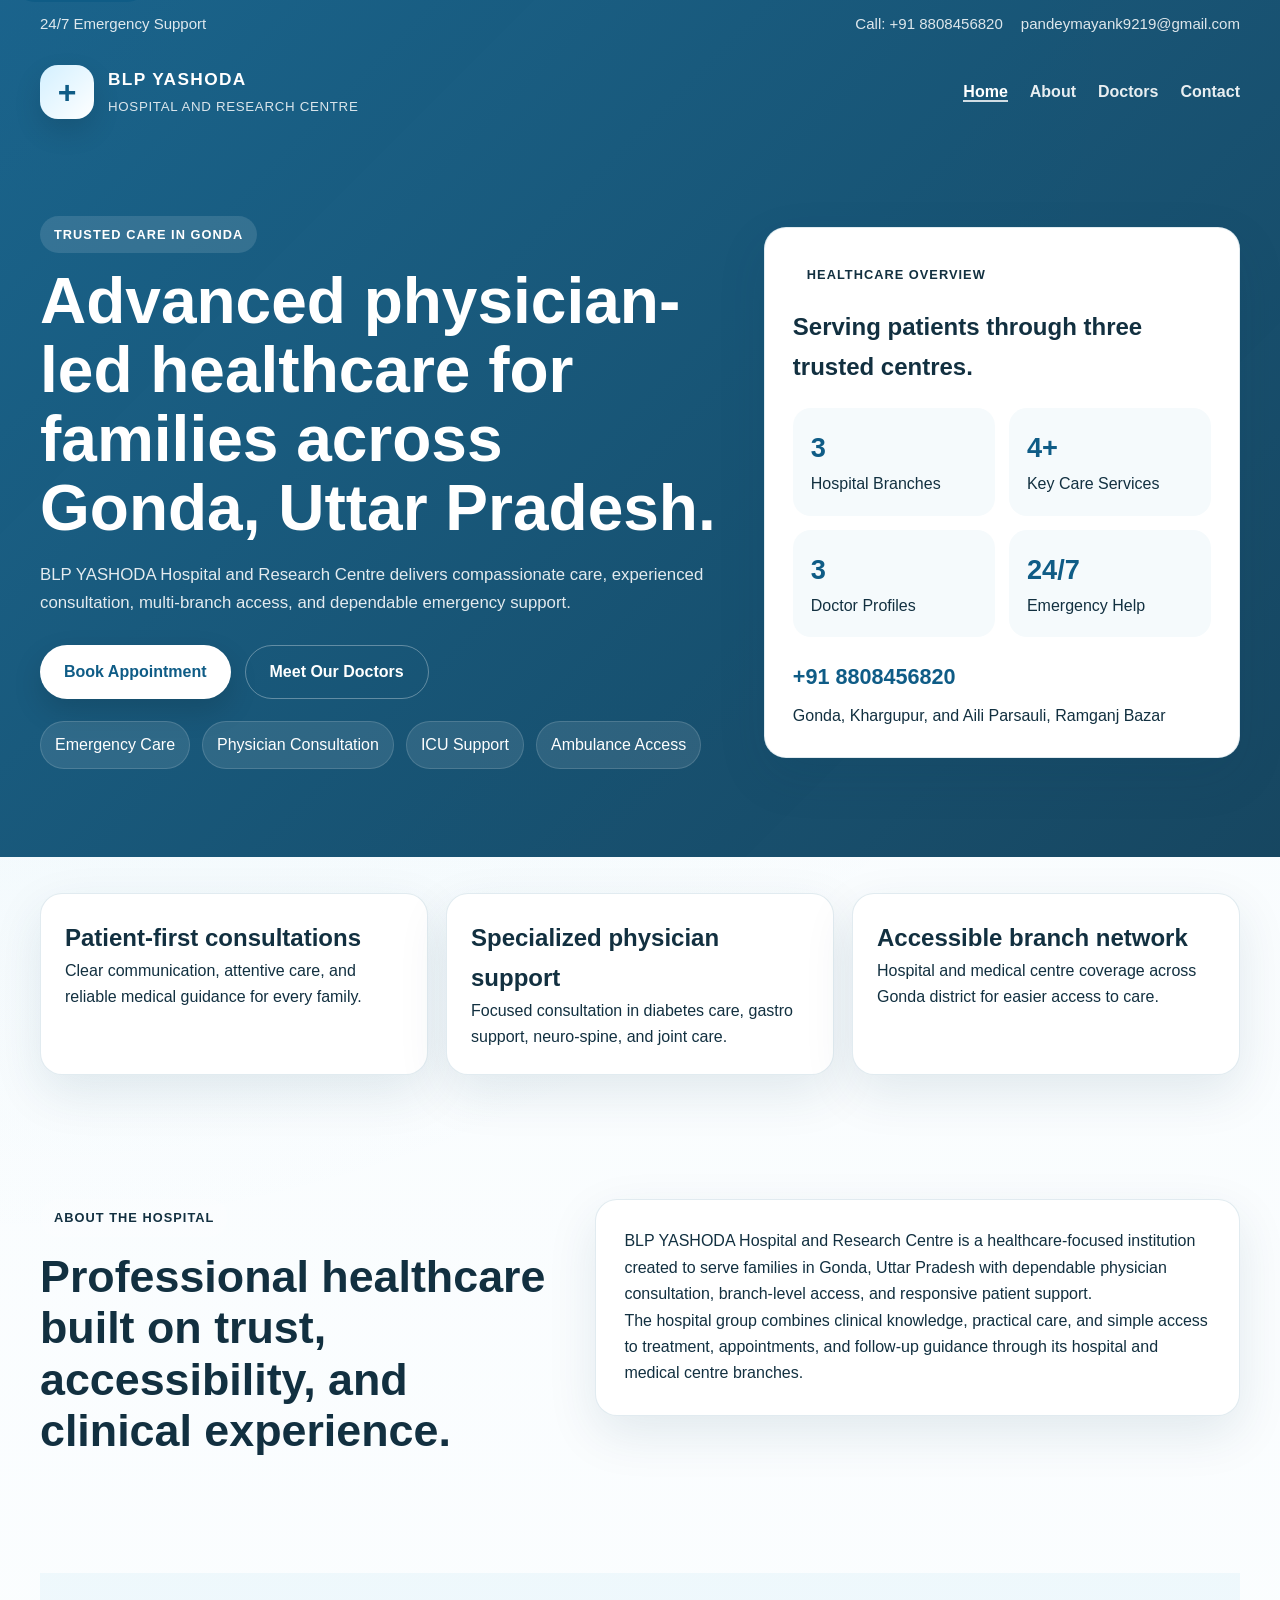
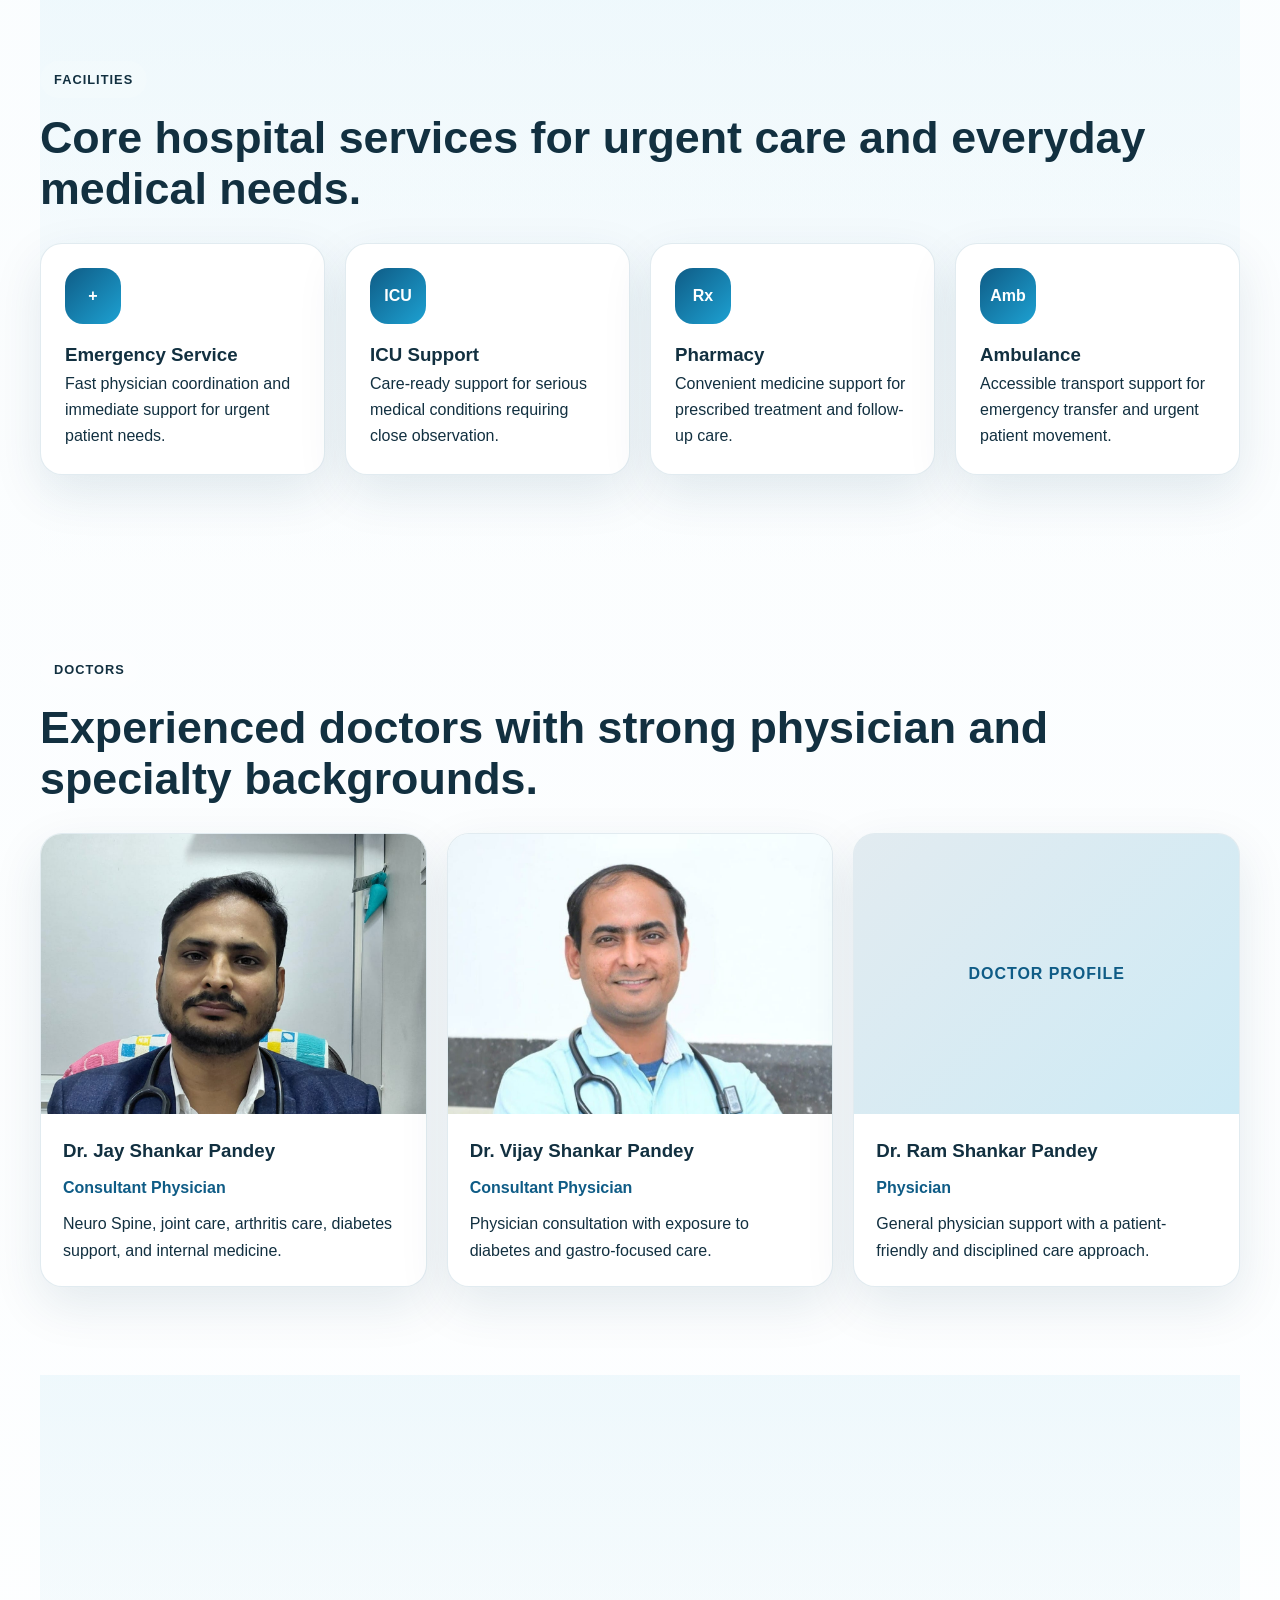
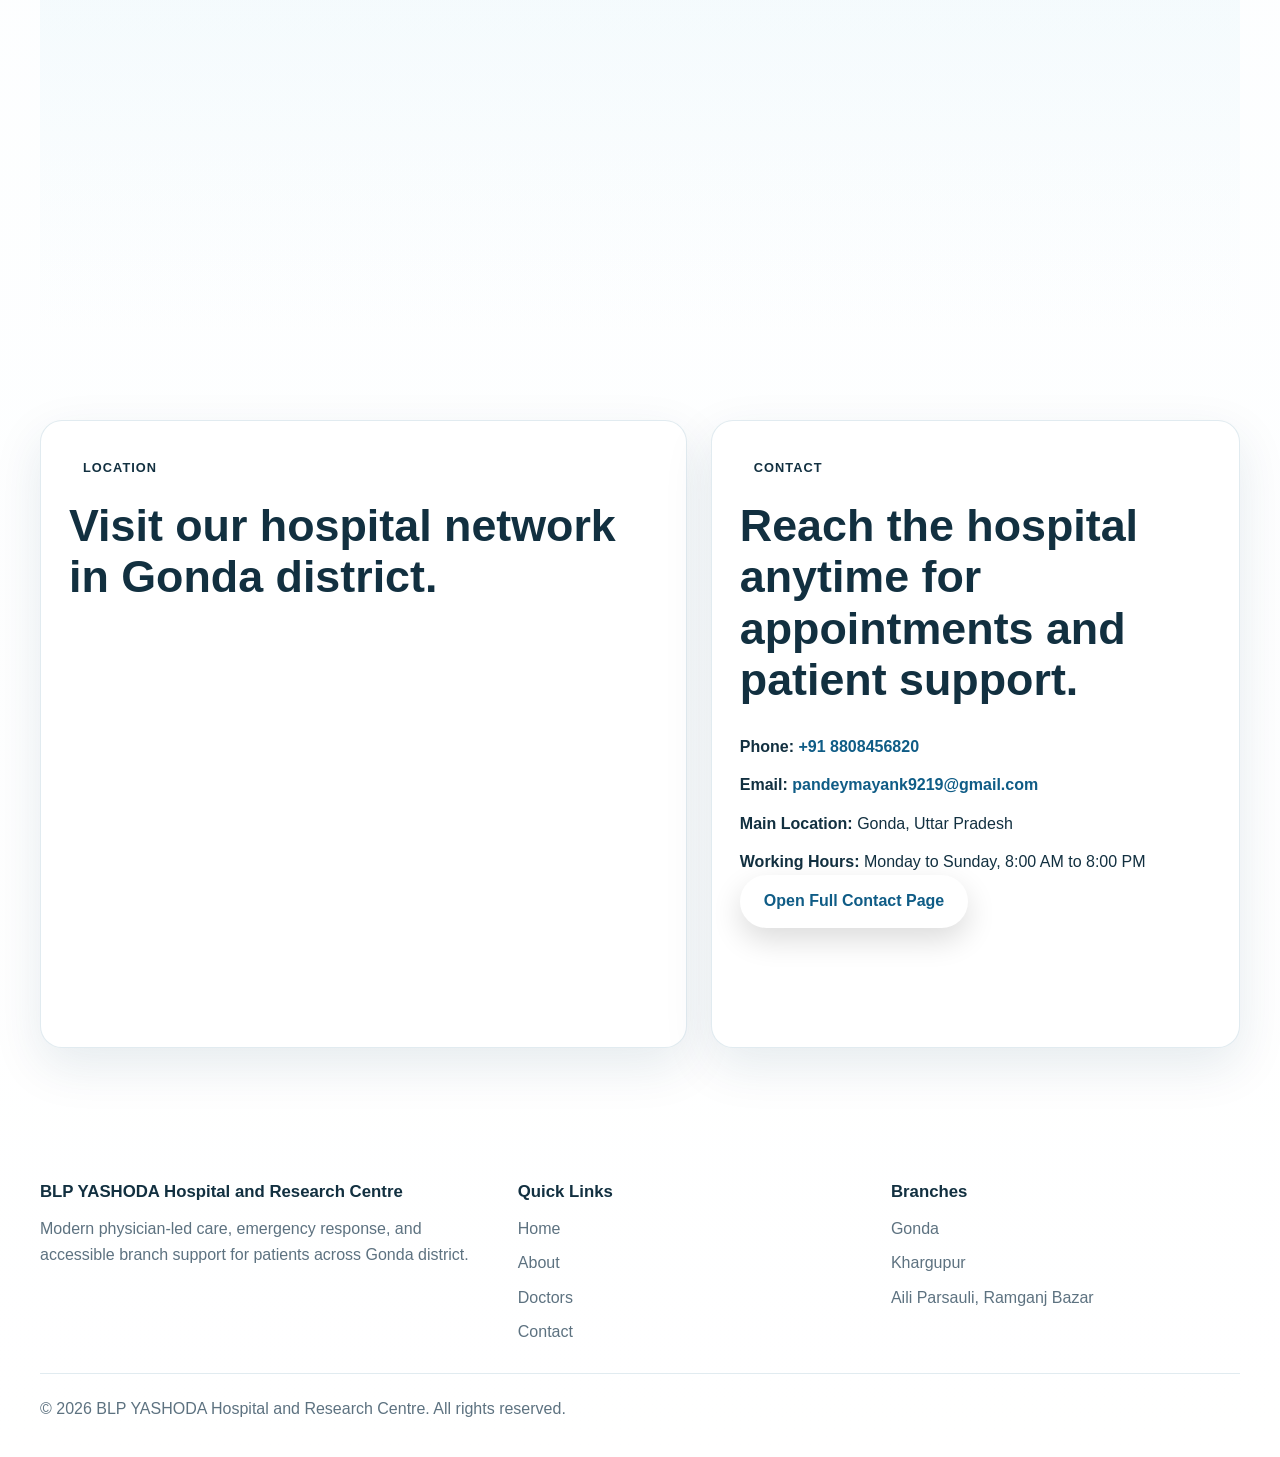
<file: index.html>
<!DOCTYPE html>
<html lang="en">
  <head>
    <meta charset="UTF-8" />
    <meta name="viewport" content="width=device-width, initial-scale=1.0" />
    <title>BLP YASHODA Hospital and Research Centre | Gonda, Uttar Pradesh</title>
    <meta
      name="description"
      content="BLP YASHODA Hospital and Research Centre in Gonda, Uttar Pradesh offers physician care, diabetes support, neuro-spine consultation, emergency care, ICU, pharmacy, and ambulance services."
    />
    <meta
      name="keywords"
      content="hospital in Gonda, BLP YASHODA Hospital, physician, emergency care, ICU, ambulance, medical centre"
    />
    <meta name="theme-color" content="#0f5c86" />
    <link rel="icon" type="image/svg+xml" href="favicon.svg" />
    <link rel="stylesheet" href="style.css" />
  </head>
  <body>
    <a class="skip-link" href="#main-content">Skip to content</a>

    <header class="site-header">
      <div class="topbar">
        <p>24/7 Emergency Support</p>
        <div class="topbar-links">
          <a href="tel:+918808456820">Call: +91 8808456820</a>
          <a href="mailto:pandeymayank9219@gmail.com">pandeymayank9219@gmail.com</a>
        </div>
      </div>

      <nav class="navbar">
        <a href="index.html" class="brand" aria-label="BLP YASHODA home">
          <span class="brand-icon" aria-hidden="true">+</span>
          <span>
            <strong>BLP YASHODA</strong>
            <small>Hospital and Research Centre</small>
          </span>
        </a>

        <button class="menu-toggle" id="menuToggle" aria-label="Toggle navigation">
          Menu
        </button>

        <ul class="nav-links" id="navLinks">
          <li><a href="index.html" aria-current="page">Home</a></li>
          <li><a href="about.html">About</a></li>
          <li><a href="doctors.html">Doctors</a></li>
          <li><a href="contact.html">Contact</a></li>
        </ul>
      </nav>

      <section class="hero section">
        <div class="hero-copy reveal">
          <p class="eyebrow">Trusted Care in Gonda</p>
          <h1>Advanced physician-led healthcare for families across Gonda, Uttar Pradesh.</h1>
          <p class="hero-description">
            BLP YASHODA Hospital and Research Centre delivers compassionate care,
            experienced consultation, multi-branch access, and dependable emergency support.
          </p>
          <div class="hero-actions">
            <a class="button button-primary" href="contact.html">Book Appointment</a>
            <a class="button button-secondary" href="doctors.html">Meet Our Doctors</a>
          </div>
          <div class="hero-points">
            <span>Emergency Care</span>
            <span>Physician Consultation</span>
            <span>ICU Support</span>
            <span>Ambulance Access</span>
          </div>
        </div>

        <aside class="hero-panel reveal">
          <div class="hero-panel-card">
            <p class="eyebrow">Healthcare Overview</p>
            <h2>Serving patients through three trusted centres.</h2>
            <div class="stats-grid">
              <article>
                <strong>3</strong>
                <span>Hospital Branches</span>
              </article>
              <article>
                <strong>4+</strong>
                <span>Key Care Services</span>
              </article>
              <article>
                <strong>3</strong>
                <span>Doctor Profiles</span>
              </article>
              <article>
                <strong>24/7</strong>
                <span>Emergency Help</span>
              </article>
            </div>
            <div class="hero-panel-contact">
              <a href="tel:+918808456820">+91 8808456820</a>
              <p>Gonda, Khargupur, and Aili Parsauli, Ramganj Bazar</p>
            </div>
          </div>
        </aside>
      </section>
    </header>

    <main id="main-content">
      <section class="trust-band section compact-section reveal">
        <article>
          <h2>Patient-first consultations</h2>
          <p>Clear communication, attentive care, and reliable medical guidance for every family.</p>
        </article>
        <article>
          <h2>Specialized physician support</h2>
          <p>Focused consultation in diabetes care, gastro support, neuro-spine, and joint care.</p>
        </article>
        <article>
          <h2>Accessible branch network</h2>
          <p>Hospital and medical centre coverage across Gonda district for easier access to care.</p>
        </article>
      </section>

      <section class="section section-split">
        <div class="section-heading reveal">
          <p class="eyebrow">About The Hospital</p>
          <h2>Professional healthcare built on trust, accessibility, and clinical experience.</h2>
        </div>
        <div class="content-card reveal">
          <p>
            BLP YASHODA Hospital and Research Centre is a healthcare-focused institution
            created to serve families in Gonda, Uttar Pradesh with dependable physician
            consultation, branch-level access, and responsive patient support.
          </p>
          <p>
            The hospital group combines clinical knowledge, practical care, and simple
            access to treatment, appointments, and follow-up guidance through its hospital
            and medical centre branches.
          </p>
        </div>
      </section>

      <section class="section facilities-section">
        <div class="section-heading reveal">
          <p class="eyebrow">Facilities</p>
          <h2>Core hospital services for urgent care and everyday medical needs.</h2>
        </div>
        <div class="facility-grid">
          <article class="feature-card reveal">
            <div class="feature-icon" aria-hidden="true">+</div>
            <h3>Emergency Service</h3>
            <p>Fast physician coordination and immediate support for urgent patient needs.</p>
          </article>
          <article class="feature-card reveal">
            <div class="feature-icon" aria-hidden="true">ICU</div>
            <h3>ICU Support</h3>
            <p>Care-ready support for serious medical conditions requiring close observation.</p>
          </article>
          <article class="feature-card reveal">
            <div class="feature-icon" aria-hidden="true">Rx</div>
            <h3>Pharmacy</h3>
            <p>Convenient medicine support for prescribed treatment and follow-up care.</p>
          </article>
          <article class="feature-card reveal">
            <div class="feature-icon" aria-hidden="true">Amb</div>
            <h3>Ambulance</h3>
            <p>Accessible transport support for emergency transfer and urgent patient movement.</p>
          </article>
        </div>
      </section>

      <section class="section doctors-preview">
        <div class="section-heading reveal">
          <p class="eyebrow">Doctors</p>
          <h2>Experienced doctors with strong physician and specialty backgrounds.</h2>
        </div>
        <div class="doctor-grid">
          <article class="doctor-card reveal">
            <img
              src="dr-jay-shankar-pandey.jpeg"
              alt="Dr. Jay Shankar Pandey"
              loading="lazy"
            />
            <div class="doctor-card-body">
              <h3>Dr. Jay Shankar Pandey</h3>
              <p class="doctor-role">Consultant Physician</p>
              <p>Neuro Spine, joint care, arthritis care, diabetes support, and internal medicine.</p>
            </div>
          </article>
          <article class="doctor-card reveal">
            <img
              src="dr-vijay-shankar-pandey.jpeg"
              alt="Dr. Vijay Shankar Pandey"
              loading="lazy"
            />
            <div class="doctor-card-body">
              <h3>Dr. Vijay Shankar Pandey</h3>
              <p class="doctor-role">Consultant Physician</p>
              <p>Physician consultation with exposure to diabetes and gastro-focused care.</p>
            </div>
          </article>
          <article class="doctor-card reveal">
            <div class="doctor-photo-placeholder" aria-hidden="true">Doctor Profile</div>
            <div class="doctor-card-body">
              <h3>Dr. Ram Shankar Pandey</h3>
              <p class="doctor-role">Physician</p>
              <p>General physician support with a patient-friendly and disciplined care approach.</p>
            </div>
          </article>
        </div>
      </section>

      <section class="section testimonials-section">
        <div class="section-heading reveal">
          <p class="eyebrow">Testimonials</p>
          <h2>What patients appreciate about the hospital experience.</h2>
        </div>
        <div class="testimonial-slider reveal" aria-label="Patient testimonials">
          <button class="slider-button" id="prevTestimonial" aria-label="Previous testimonial">
            ‹
          </button>
          <div class="testimonial-track" id="testimonialTrack">
            <article class="testimonial-card is-active">
              <p>
                “The doctors explained the treatment clearly and handled my family member
                with patience and confidence. The overall care felt dependable.”
              </p>
              <h3>Ritesh Verma</h3>
              <span>Patient Attendant, Gonda</span>
            </article>
            <article class="testimonial-card">
              <p>
                “We received quick consultation and proper guidance. The hospital staff
                remained supportive from first checkup to follow-up.”
              </p>
              <h3>Shalini Mishra</h3>
              <span>Patient Family Member, Khargupur</span>
            </article>
            <article class="testimonial-card">
              <p>
                “Accessible branches and a professional medical approach made it easier
                for us to continue treatment without confusion.”
              </p>
              <h3>Amit Pandey</h3>
              <span>Local Resident, Ramganj Bazar</span>
            </article>
          </div>
          <button class="slider-button" id="nextTestimonial" aria-label="Next testimonial">
            ›
          </button>
        </div>
      </section>

      <section class="section map-and-contact">
        <div class="map-card reveal">
          <div class="section-heading">
            <p class="eyebrow">Location</p>
            <h2>Visit our hospital network in Gonda district.</h2>
          </div>
          <iframe
            title="BLP YASHODA Hospital location map"
            src="https://www.google.com/maps?q=Gonda%20Uttar%20Pradesh&output=embed"
            loading="lazy"
            referrerpolicy="no-referrer-when-downgrade"
          ></iframe>
        </div>

        <div class="contact-summary reveal">
          <div class="section-heading">
            <p class="eyebrow">Contact</p>
            <h2>Reach the hospital anytime for appointments and patient support.</h2>
          </div>
          <ul class="contact-list">
            <li><strong>Phone:</strong> <a href="tel:+918808456820">+91 8808456820</a></li>
            <li>
              <strong>Email:</strong>
              <a href="mailto:pandeymayank9219@gmail.com">pandeymayank9219@gmail.com</a>
            </li>
            <li><strong>Main Location:</strong> Gonda, Uttar Pradesh</li>
            <li><strong>Working Hours:</strong> Monday to Sunday, 8:00 AM to 8:00 PM</li>
          </ul>
          <a class="button button-primary" href="contact.html">Open Full Contact Page</a>
        </div>
      </section>
    </main>

    <footer class="site-footer">
      <div class="footer-grid">
        <section>
          <h2>BLP YASHODA Hospital and Research Centre</h2>
          <p>
            Modern physician-led care, emergency response, and accessible branch
            support for patients across Gonda district.
          </p>
        </section>
        <section>
          <h2>Quick Links</h2>
          <a href="index.html">Home</a>
          <a href="about.html">About</a>
          <a href="doctors.html">Doctors</a>
          <a href="contact.html">Contact</a>
        </section>
        <section>
          <h2>Branches</h2>
          <p>Gonda</p>
          <p>Khargupur</p>
          <p>Aili Parsauli, Ramganj Bazar</p>
        </section>
      </div>
      <p class="footer-note">© 2026 BLP YASHODA Hospital and Research Centre. All rights reserved.</p>
    </footer>

    <script src="script.js"></script>
  </body>
</html>
</file>
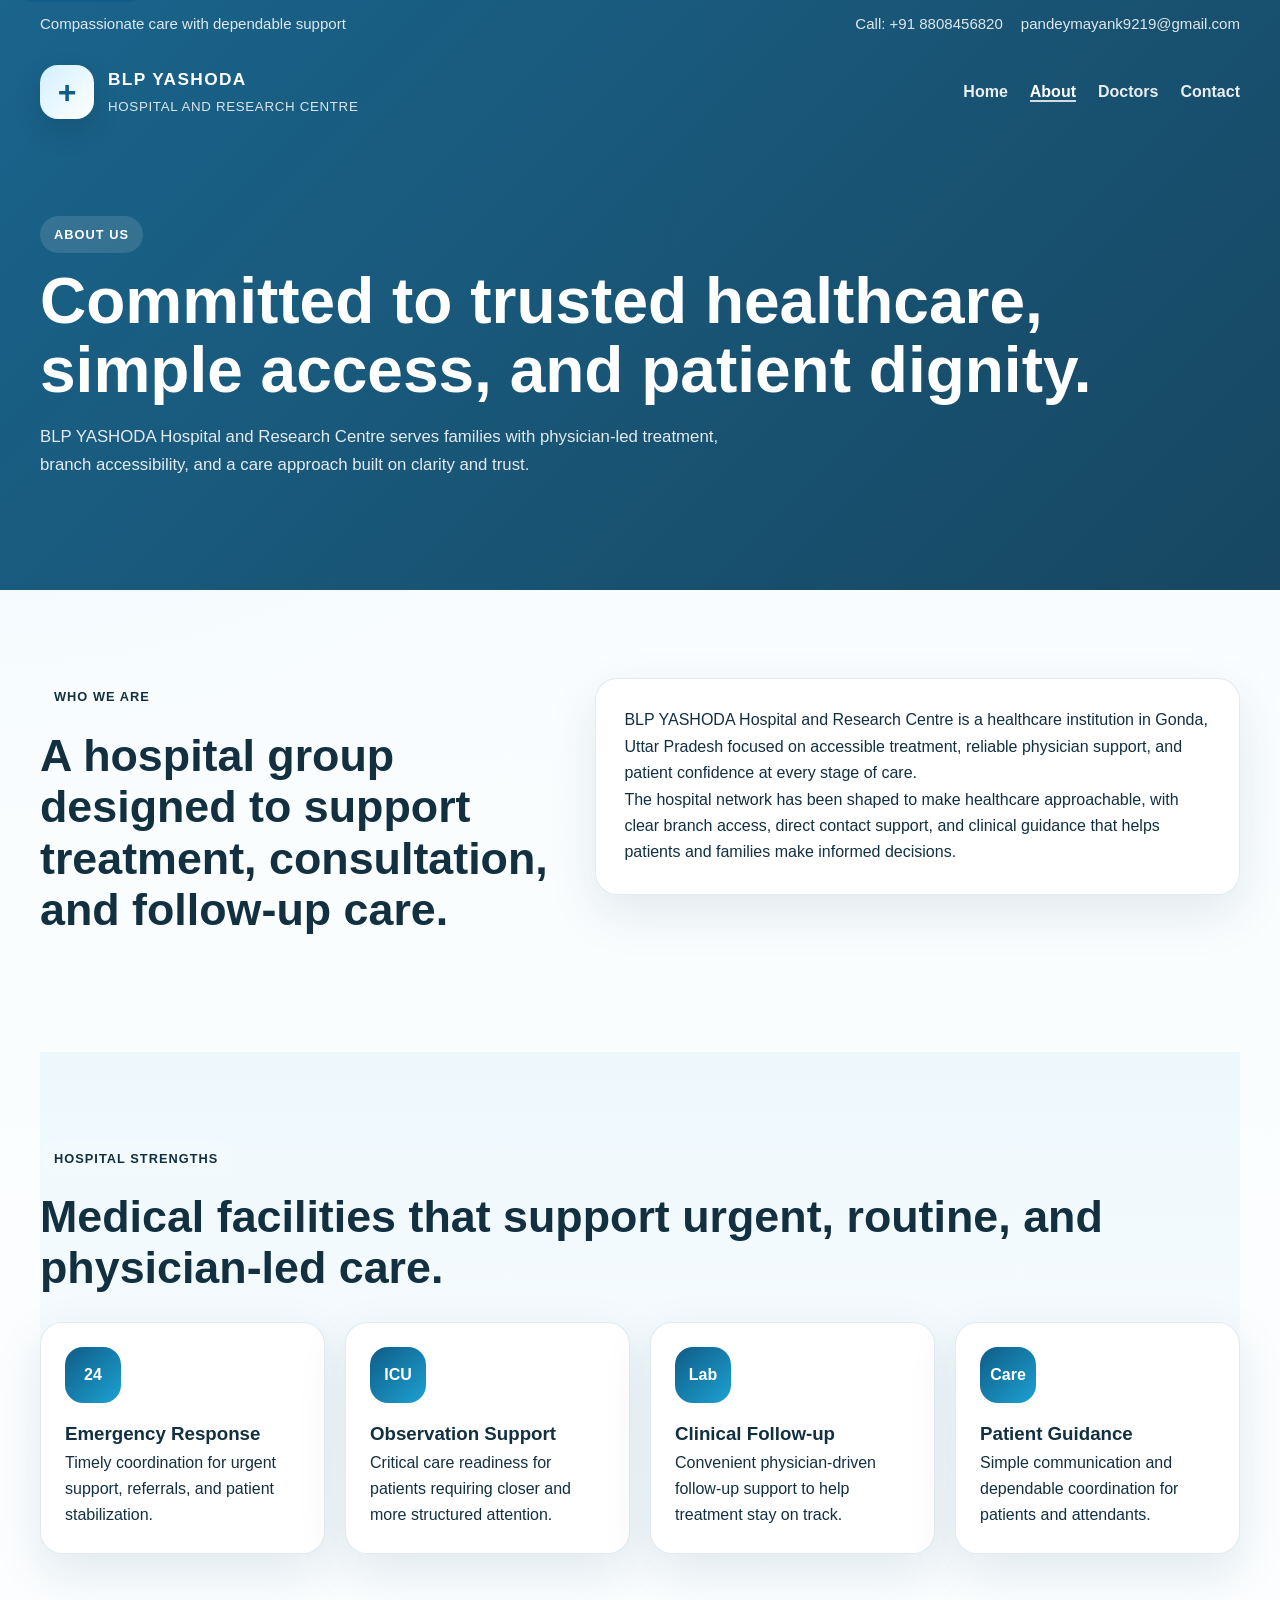
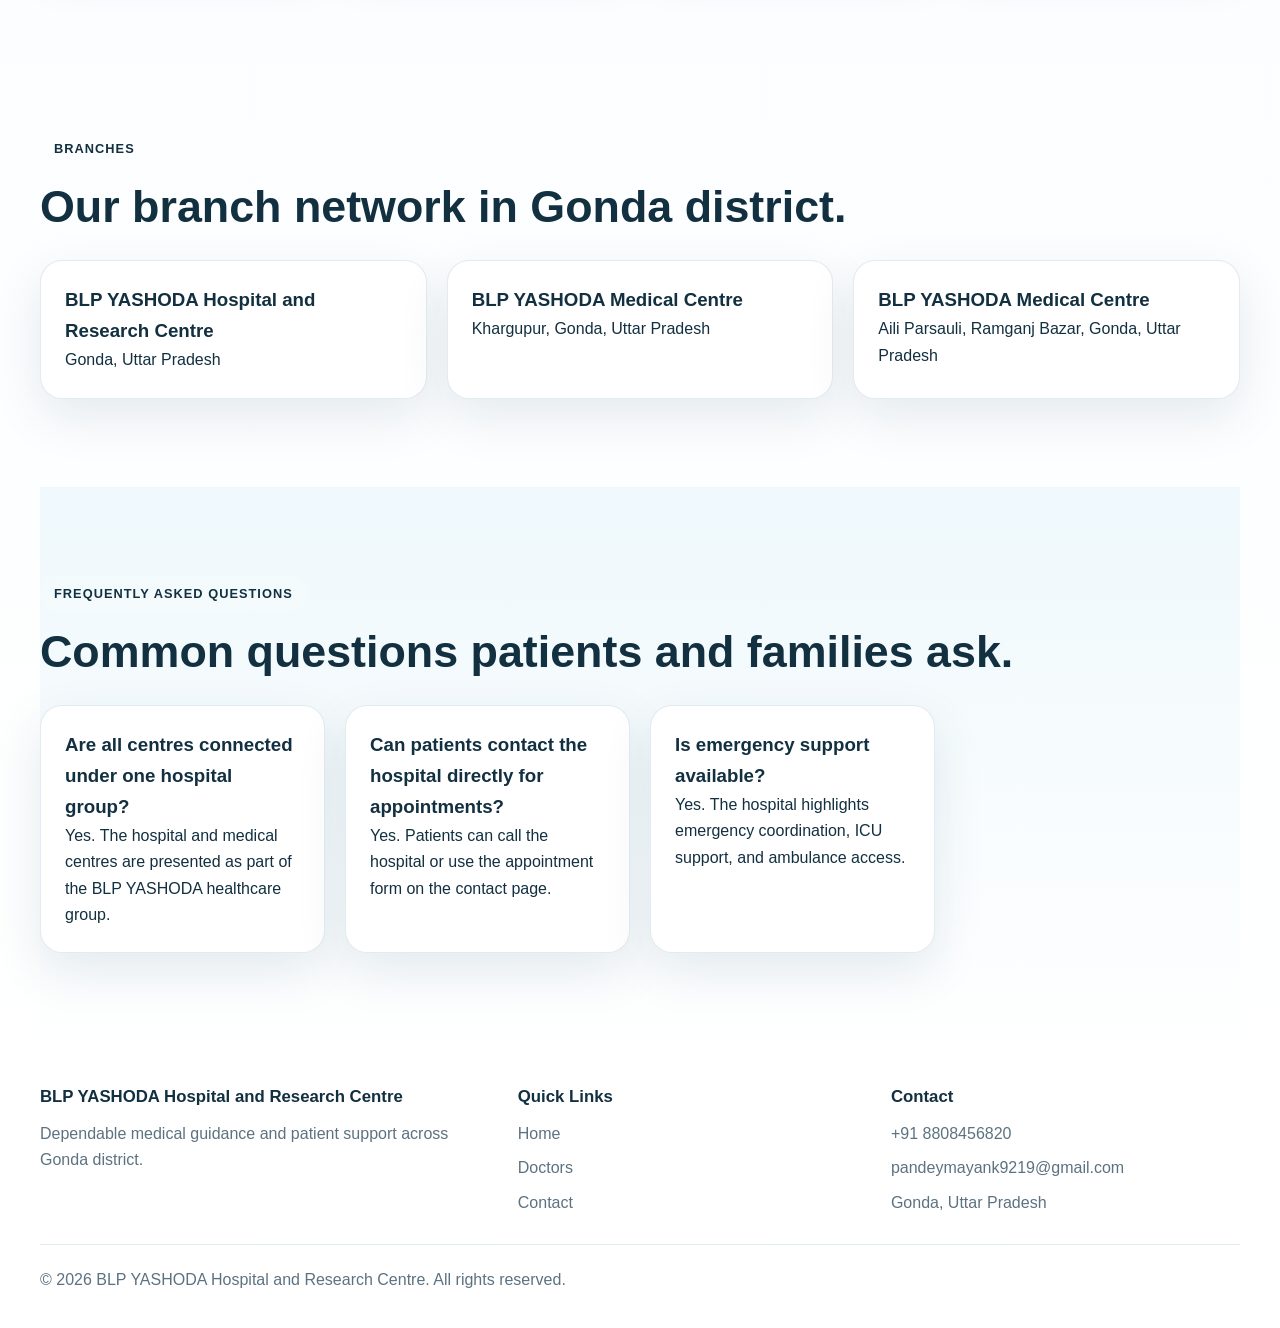
<file: about.html>
<!DOCTYPE html>
<html lang="en">
  <head>
    <meta charset="UTF-8" />
    <meta name="viewport" content="width=device-width, initial-scale=1.0" />
    <title>About BLP YASHODA Hospital and Research Centre</title>
    <meta
      name="description"
      content="Learn about BLP YASHODA Hospital and Research Centre, its mission, facilities, emergency support, and branch locations in Gonda, Uttar Pradesh."
    />
    <link rel="icon" type="image/svg+xml" href="favicon.svg" />
    <link rel="stylesheet" href="style.css" />
  </head>
  <body>
    <a class="skip-link" href="#main-content">Skip to content</a>
    <header class="site-header site-header-inner">
      <div class="topbar">
        <p>Compassionate care with dependable support</p>
        <div class="topbar-links">
          <a href="tel:+918808456820">Call: +91 8808456820</a>
          <a href="mailto:pandeymayank9219@gmail.com">pandeymayank9219@gmail.com</a>
        </div>
      </div>
      <nav class="navbar">
        <a href="index.html" class="brand" aria-label="BLP YASHODA home">
          <span class="brand-icon" aria-hidden="true">+</span>
          <span>
            <strong>BLP YASHODA</strong>
            <small>Hospital and Research Centre</small>
          </span>
        </a>
        <button class="menu-toggle" id="menuToggle" aria-label="Toggle navigation">
          Menu
        </button>
        <ul class="nav-links" id="navLinks">
          <li><a href="index.html">Home</a></li>
          <li><a href="about.html" aria-current="page">About</a></li>
          <li><a href="doctors.html">Doctors</a></li>
          <li><a href="contact.html">Contact</a></li>
        </ul>
      </nav>
      <section class="inner-hero section">
        <div class="inner-hero-copy reveal">
          <p class="eyebrow">About Us</p>
          <h1>Committed to trusted healthcare, simple access, and patient dignity.</h1>
          <p>
            BLP YASHODA Hospital and Research Centre serves families with physician-led
            treatment, branch accessibility, and a care approach built on clarity and trust.
          </p>
        </div>
      </section>
    </header>

    <main id="main-content">
      <section class="section section-split">
        <div class="section-heading reveal">
          <p class="eyebrow">Who We Are</p>
          <h2>A hospital group designed to support treatment, consultation, and follow-up care.</h2>
        </div>
        <div class="content-card reveal">
          <p>
            BLP YASHODA Hospital and Research Centre is a healthcare institution in Gonda,
            Uttar Pradesh focused on accessible treatment, reliable physician support, and
            patient confidence at every stage of care.
          </p>
          <p>
            The hospital network has been shaped to make healthcare approachable, with
            clear branch access, direct contact support, and clinical guidance that helps
            patients and families make informed decisions.
          </p>
        </div>
      </section>

      <section class="section facilities-section">
        <div class="section-heading reveal">
          <p class="eyebrow">Hospital Strengths</p>
          <h2>Medical facilities that support urgent, routine, and physician-led care.</h2>
        </div>
        <div class="facility-grid">
          <article class="feature-card reveal">
            <div class="feature-icon" aria-hidden="true">24</div>
            <h3>Emergency Response</h3>
            <p>Timely coordination for urgent support, referrals, and patient stabilization.</p>
          </article>
          <article class="feature-card reveal">
            <div class="feature-icon" aria-hidden="true">ICU</div>
            <h3>Observation Support</h3>
            <p>Critical care readiness for patients requiring closer and more structured attention.</p>
          </article>
          <article class="feature-card reveal">
            <div class="feature-icon" aria-hidden="true">Lab</div>
            <h3>Clinical Follow-up</h3>
            <p>Convenient physician-driven follow-up support to help treatment stay on track.</p>
          </article>
          <article class="feature-card reveal">
            <div class="feature-icon" aria-hidden="true">Care</div>
            <h3>Patient Guidance</h3>
            <p>Simple communication and dependable coordination for patients and attendants.</p>
          </article>
        </div>
      </section>

      <section class="section">
        <div class="section-heading reveal">
          <p class="eyebrow">Branches</p>
          <h2>Our branch network in Gonda district.</h2>
        </div>
        <div class="branch-grid">
          <article class="branch-card reveal">
            <h3>BLP YASHODA Hospital and Research Centre</h3>
            <p>Gonda, Uttar Pradesh</p>
          </article>
          <article class="branch-card reveal">
            <h3>BLP YASHODA Medical Centre</h3>
            <p>Khargupur, Gonda, Uttar Pradesh</p>
          </article>
          <article class="branch-card reveal">
            <h3>BLP YASHODA Medical Centre</h3>
            <p>Aili Parsauli, Ramganj Bazar, Gonda, Uttar Pradesh</p>
          </article>
        </div>
      </section>

      <section class="section faq-section">
        <div class="section-heading reveal">
          <p class="eyebrow">Frequently Asked Questions</p>
          <h2>Common questions patients and families ask.</h2>
        </div>
        <div class="faq-grid">
          <article class="faq-card reveal">
            <h3>Are all centres connected under one hospital group?</h3>
            <p>Yes. The hospital and medical centres are presented as part of the BLP YASHODA healthcare group.</p>
          </article>
          <article class="faq-card reveal">
            <h3>Can patients contact the hospital directly for appointments?</h3>
            <p>Yes. Patients can call the hospital or use the appointment form on the contact page.</p>
          </article>
          <article class="faq-card reveal">
            <h3>Is emergency support available?</h3>
            <p>Yes. The hospital highlights emergency coordination, ICU support, and ambulance access.</p>
          </article>
        </div>
      </section>
    </main>

    <footer class="site-footer">
      <div class="footer-grid">
        <section>
          <h2>BLP YASHODA Hospital and Research Centre</h2>
          <p>Dependable medical guidance and patient support across Gonda district.</p>
        </section>
        <section>
          <h2>Quick Links</h2>
          <a href="index.html">Home</a>
          <a href="doctors.html">Doctors</a>
          <a href="contact.html">Contact</a>
        </section>
        <section>
          <h2>Contact</h2>
          <p>+91 8808456820</p>
          <p>pandeymayank9219@gmail.com</p>
          <p>Gonda, Uttar Pradesh</p>
        </section>
      </div>
      <p class="footer-note">© 2026 BLP YASHODA Hospital and Research Centre. All rights reserved.</p>
    </footer>

    <script src="script.js"></script>
  </body>
</html>
</file>
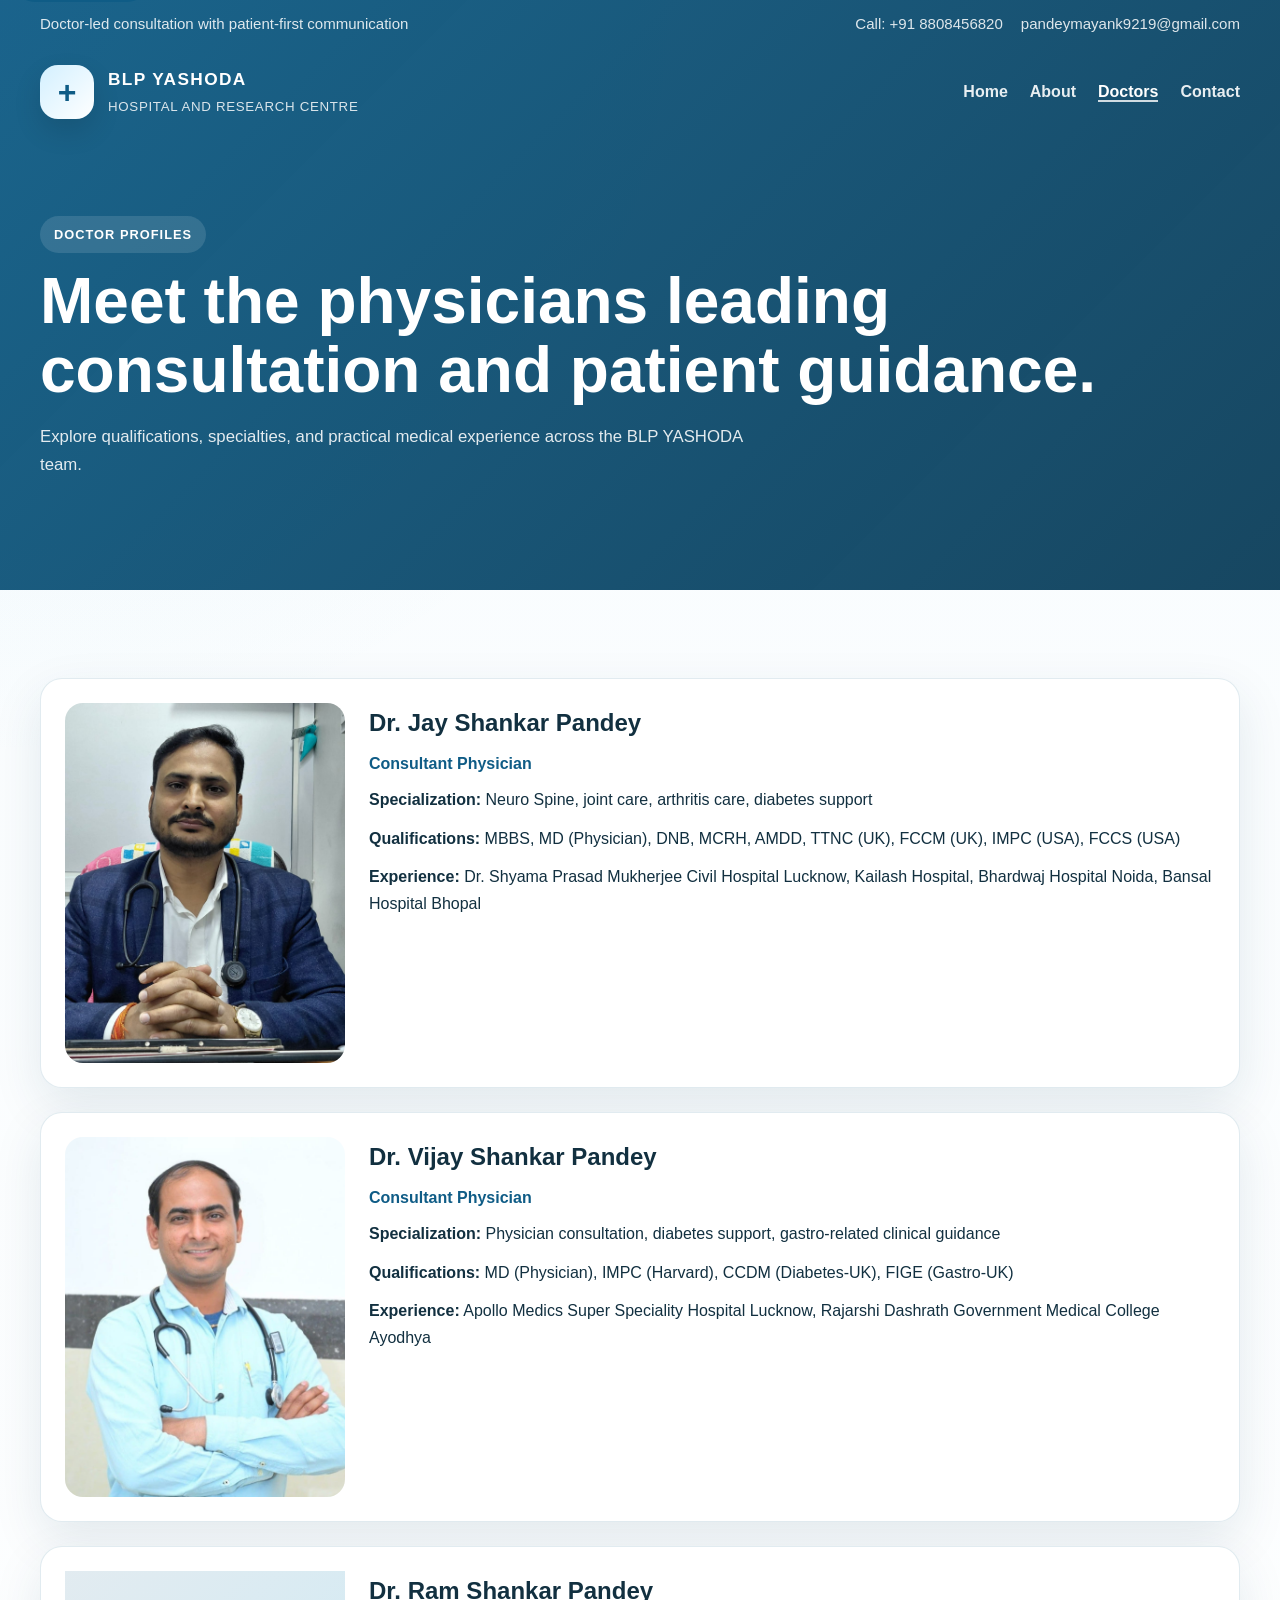
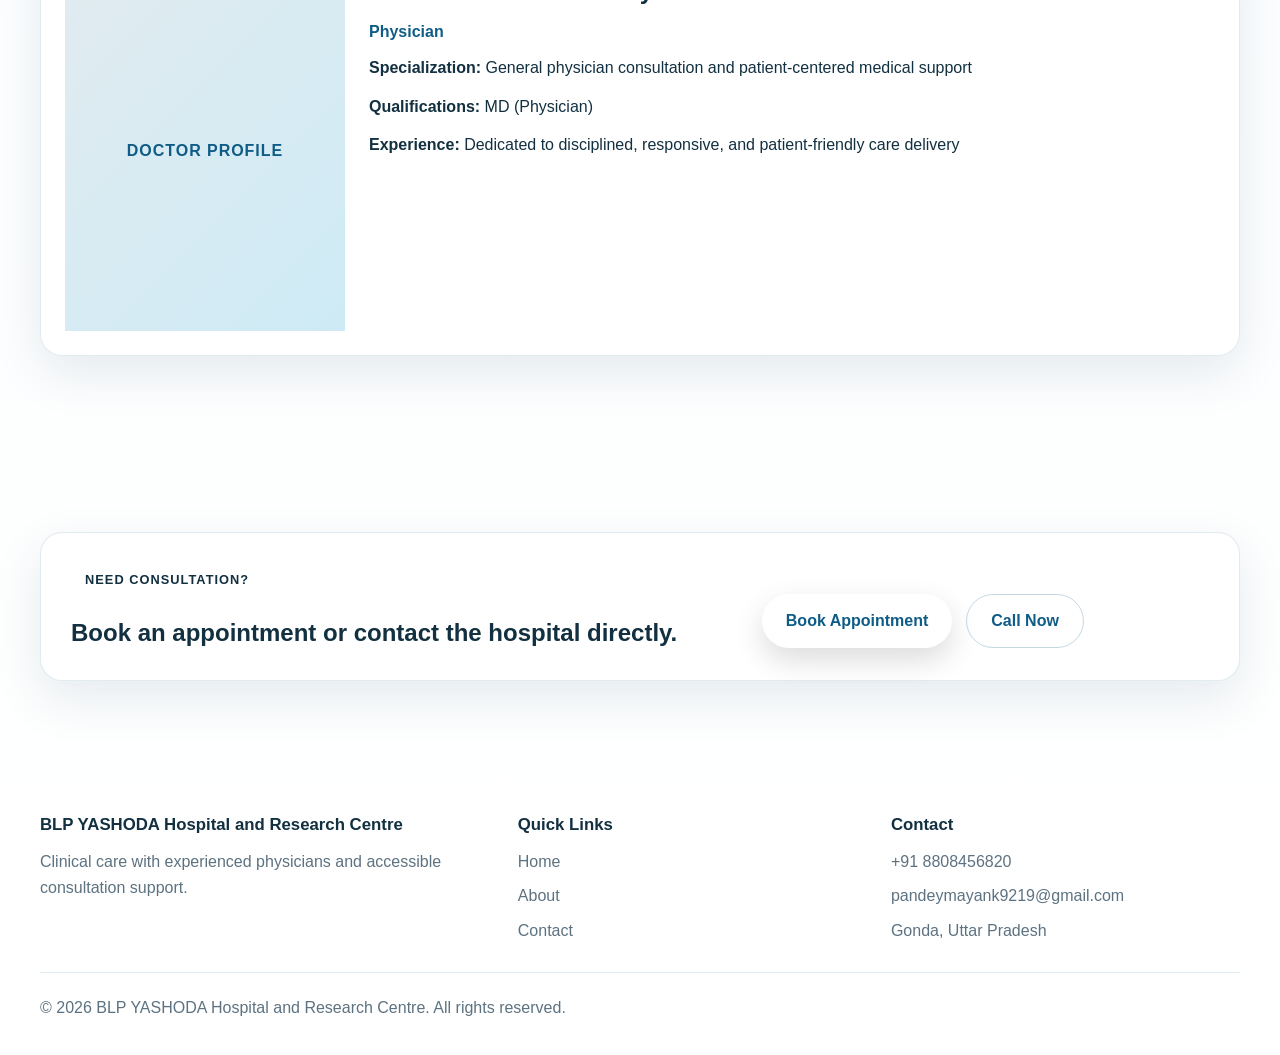
<file: doctors.html>
<!DOCTYPE html>
<html lang="en">
  <head>
    <meta charset="UTF-8" />
    <meta name="viewport" content="width=device-width, initial-scale=1.0" />
    <title>Doctor Profiles | BLP YASHODA Hospital and Research Centre</title>
    <meta
      name="description"
      content="Doctor profiles at BLP YASHODA Hospital and Research Centre including qualifications, specialties, and experience."
    />
    <link rel="icon" type="image/svg+xml" href="favicon.svg" />
    <link rel="stylesheet" href="style.css" />
  </head>
  <body>
    <a class="skip-link" href="#main-content">Skip to content</a>
    <header class="site-header site-header-inner">
      <div class="topbar">
        <p>Doctor-led consultation with patient-first communication</p>
        <div class="topbar-links">
          <a href="tel:+918808456820">Call: +91 8808456820</a>
          <a href="mailto:pandeymayank9219@gmail.com">pandeymayank9219@gmail.com</a>
        </div>
      </div>
      <nav class="navbar">
        <a href="index.html" class="brand" aria-label="BLP YASHODA home">
          <span class="brand-icon" aria-hidden="true">+</span>
          <span>
            <strong>BLP YASHODA</strong>
            <small>Hospital and Research Centre</small>
          </span>
        </a>
        <button class="menu-toggle" id="menuToggle" aria-label="Toggle navigation">
          Menu
        </button>
        <ul class="nav-links" id="navLinks">
          <li><a href="index.html">Home</a></li>
          <li><a href="about.html">About</a></li>
          <li><a href="doctors.html" aria-current="page">Doctors</a></li>
          <li><a href="contact.html">Contact</a></li>
        </ul>
      </nav>
      <section class="inner-hero section">
        <div class="inner-hero-copy reveal">
          <p class="eyebrow">Doctor Profiles</p>
          <h1>Meet the physicians leading consultation and patient guidance.</h1>
          <p>
            Explore qualifications, specialties, and practical medical experience across the BLP YASHODA team.
          </p>
        </div>
      </section>
    </header>

    <main id="main-content">
      <section class="section doctors-page-grid">
        <article class="doctor-profile-card reveal">
          <img
            src="dr-jay-shankar-pandey.jpeg"
            alt="Dr. Jay Shankar Pandey"
            loading="lazy"
          />
          <div class="doctor-profile-content">
            <h2>Dr. Jay Shankar Pandey</h2>
            <p class="doctor-role">Consultant Physician</p>
            <ul class="detail-list">
              <li><strong>Specialization:</strong> Neuro Spine, joint care, arthritis care, diabetes support</li>
              <li><strong>Qualifications:</strong> MBBS, MD (Physician), DNB, MCRH, AMDD, TTNC (UK), FCCM (UK), IMPC (USA), FCCS (USA)</li>
              <li><strong>Experience:</strong> Dr. Shyama Prasad Mukherjee Civil Hospital Lucknow, Kailash Hospital, Bhardwaj Hospital Noida, Bansal Hospital Bhopal</li>
            </ul>
          </div>
        </article>

        <article class="doctor-profile-card reveal">
          <img
            src="dr-vijay-shankar-pandey.jpeg"
            alt="Dr. Vijay Shankar Pandey"
            loading="lazy"
          />
          <div class="doctor-profile-content">
            <h2>Dr. Vijay Shankar Pandey</h2>
            <p class="doctor-role">Consultant Physician</p>
            <ul class="detail-list">
              <li><strong>Specialization:</strong> Physician consultation, diabetes support, gastro-related clinical guidance</li>
              <li><strong>Qualifications:</strong> MD (Physician), IMPC (Harvard), CCDM (Diabetes-UK), FIGE (Gastro-UK)</li>
              <li><strong>Experience:</strong> Apollo Medics Super Speciality Hospital Lucknow, Rajarshi Dashrath Government Medical College Ayodhya</li>
            </ul>
          </div>
        </article>

        <article class="doctor-profile-card reveal">
          <div class="doctor-photo-placeholder doctor-photo-placeholder-large" aria-hidden="true">
            Doctor Profile
          </div>
          <div class="doctor-profile-content">
            <h2>Dr. Ram Shankar Pandey</h2>
            <p class="doctor-role">Physician</p>
            <ul class="detail-list">
              <li><strong>Specialization:</strong> General physician consultation and patient-centered medical support</li>
              <li><strong>Qualifications:</strong> MD (Physician)</li>
              <li><strong>Experience:</strong> Dedicated to disciplined, responsive, and patient-friendly care delivery</li>
            </ul>
          </div>
        </article>
      </section>

      <section class="section contact-cta-section">
        <div class="cta-card reveal">
          <div>
            <p class="eyebrow">Need Consultation?</p>
            <h2>Book an appointment or contact the hospital directly.</h2>
          </div>
          <div class="cta-actions">
            <a class="button button-primary" href="contact.html">Book Appointment</a>
            <a class="button button-secondary alt-outline" href="tel:+918808456820">Call Now</a>
          </div>
        </div>
      </section>
    </main>

    <footer class="site-footer">
      <div class="footer-grid">
        <section>
          <h2>BLP YASHODA Hospital and Research Centre</h2>
          <p>Clinical care with experienced physicians and accessible consultation support.</p>
        </section>
        <section>
          <h2>Quick Links</h2>
          <a href="index.html">Home</a>
          <a href="about.html">About</a>
          <a href="contact.html">Contact</a>
        </section>
        <section>
          <h2>Contact</h2>
          <p>+91 8808456820</p>
          <p>pandeymayank9219@gmail.com</p>
          <p>Gonda, Uttar Pradesh</p>
        </section>
      </div>
      <p class="footer-note">© 2026 BLP YASHODA Hospital and Research Centre. All rights reserved.</p>
    </footer>

    <script src="script.js"></script>
  </body>
</html>
</file>
<file: style.css>
:root {
  --primary: #0f5c86;
  --primary-dark: #083b57;
  --secondary: #1da1d2;
  --accent: #e9f6fb;
  --surface: #ffffff;
  --surface-muted: #f5fafc;
  --text: #123040;
  --text-soft: #5d7280;
  --border: rgba(15, 92, 134, 0.12);
  --shadow: 0 18px 50px rgba(8, 59, 87, 0.1);
  --radius: 22px;
  --container: 1200px;
}

* {
  box-sizing: border-box;
  margin: 0;
  padding: 0;
}

html {
  scroll-behavior: smooth;
}

body {
  font-family: "Segoe UI", Tahoma, Geneva, Verdana, sans-serif;
  color: var(--text);
  background:
    radial-gradient(circle at top left, rgba(29, 161, 210, 0.08), transparent 26%),
    linear-gradient(180deg, #f8fcfe 0%, #ffffff 100%);
  line-height: 1.65;
}

img {
  max-width: 100%;
  display: block;
}

a {
  color: inherit;
  text-decoration: none;
}

button,
input,
select,
textarea {
  font: inherit;
}

.skip-link {
  position: absolute;
  left: 12px;
  top: -44px;
  z-index: 1000;
  padding: 10px 16px;
  border-radius: 999px;
  background: var(--primary);
  color: #fff;
}

.skip-link:focus {
  top: 12px;
}

.site-header {
  background:
    linear-gradient(135deg, rgba(15, 92, 134, 0.95), rgba(8, 59, 87, 0.94)),
    radial-gradient(circle at top right, rgba(255, 255, 255, 0.08), transparent 30%);
  color: #fff;
}

.site-header-inner {
  padding-bottom: 24px;
}

.topbar,
.navbar,
.section,
.site-footer {
  width: min(var(--container), calc(100% - 32px));
  margin: 0 auto;
}

.topbar {
  display: flex;
  justify-content: space-between;
  align-items: center;
  gap: 20px;
  padding: 12px 0;
  font-size: 0.94rem;
  color: rgba(255, 255, 255, 0.86);
}

.topbar-links {
  display: flex;
  gap: 18px;
  flex-wrap: wrap;
}

.navbar {
  display: flex;
  justify-content: space-between;
  align-items: center;
  gap: 28px;
  padding: 16px 0 8px;
}

.brand {
  display: flex;
  align-items: center;
  gap: 14px;
}

.brand strong {
  display: block;
  letter-spacing: 0.08em;
  font-size: 1.08rem;
}

.brand small {
  color: rgba(255, 255, 255, 0.84);
  letter-spacing: 0.05em;
  text-transform: uppercase;
}

.brand-icon {
  display: grid;
  place-items: center;
  width: 54px;
  height: 54px;
  border-radius: 18px;
  background: linear-gradient(135deg, #d3f0ff, #ffffff);
  color: var(--primary);
  font-size: 2rem;
  font-weight: 800;
  box-shadow: 0 12px 28px rgba(0, 0, 0, 0.12);
}

.nav-links {
  display: flex;
  list-style: none;
  gap: 22px;
  align-items: center;
}

.nav-links a {
  color: rgba(255, 255, 255, 0.9);
  font-weight: 600;
}

.nav-links a[aria-current="page"] {
  color: #fff;
  border-bottom: 2px solid rgba(255, 255, 255, 0.8);
}

.menu-toggle {
  display: none;
  border: 1px solid rgba(255, 255, 255, 0.28);
  background: transparent;
  color: #fff;
  border-radius: 999px;
  padding: 10px 16px;
  cursor: pointer;
}

.section {
  padding: 88px 0;
}

.compact-section {
  padding-top: 36px;
  padding-bottom: 36px;
}

.hero {
  display: grid;
  grid-template-columns: 1.3fr 0.9fr;
  gap: 36px;
  align-items: center;
}

.hero-copy h1,
.inner-hero-copy h1 {
  font-size: clamp(2.4rem, 5vw, 4.5rem);
  line-height: 1.08;
  margin-bottom: 18px;
}

.hero-description,
.inner-hero-copy p:last-child {
  max-width: 720px;
  color: rgba(255, 255, 255, 0.88);
  font-size: 1.05rem;
}

.eyebrow {
  display: inline-flex;
  align-items: center;
  gap: 8px;
  margin-bottom: 14px;
  border-radius: 999px;
  background: rgba(255, 255, 255, 0.12);
  padding: 8px 14px;
  text-transform: uppercase;
  letter-spacing: 0.08em;
  font-size: 0.8rem;
  font-weight: 700;
}

.section-heading {
  margin-bottom: 28px;
}

.section-heading h2 {
  font-size: clamp(1.8rem, 4vw, 2.8rem);
  line-height: 1.15;
}

.hero-actions,
.cta-actions {
  display: flex;
  gap: 14px;
  flex-wrap: wrap;
  margin-top: 28px;
}

.button {
  display: inline-flex;
  align-items: center;
  justify-content: center;
  padding: 13px 24px;
  border-radius: 999px;
  font-weight: 700;
  transition: transform 0.2s ease, box-shadow 0.2s ease, background 0.2s ease;
}

.button:hover {
  transform: translateY(-2px);
}

.button-primary {
  background: #fff;
  color: var(--primary);
  box-shadow: 0 12px 30px rgba(0, 0, 0, 0.14);
}

.button-secondary {
  border: 1px solid rgba(255, 255, 255, 0.32);
  color: #fff;
}

.alt-outline {
  border-color: rgba(15, 92, 134, 0.24);
  color: var(--primary);
  background: transparent;
}

.hero-points {
  display: flex;
  flex-wrap: wrap;
  gap: 12px;
  margin-top: 22px;
}

.hero-points span {
  border-radius: 999px;
  padding: 10px 14px;
  background: rgba(255, 255, 255, 0.1);
  border: 1px solid rgba(255, 255, 255, 0.14);
}

.hero-panel-card,
.content-card,
.feature-card,
.doctor-card,
.testimonial-card,
.contact-summary,
.map-card,
.appointment-panel,
.contact-panel,
.branch-card,
.faq-card,
.doctor-profile-card,
.cta-card,
.trust-band article {
  background: var(--surface);
  border: 1px solid var(--border);
  border-radius: var(--radius);
  box-shadow: var(--shadow);
}

.hero-panel-card {
  padding: 28px;
  color: var(--text);
}

.stats-grid {
  display: grid;
  grid-template-columns: repeat(2, 1fr);
  gap: 14px;
  margin-top: 22px;
}

.stats-grid article {
  background: var(--surface-muted);
  border-radius: 18px;
  padding: 18px;
}

.stats-grid strong {
  display: block;
  color: var(--primary);
  font-size: 1.7rem;
}

.hero-panel-contact {
  margin-top: 22px;
}

.hero-panel-contact a {
  display: inline-block;
  font-size: 1.35rem;
  font-weight: 800;
  color: var(--primary);
  margin-bottom: 8px;
}

.trust-band {
  display: grid;
  grid-template-columns: repeat(3, 1fr);
  gap: 18px;
}

.trust-band article {
  padding: 24px;
}

.section-split {
  display: grid;
  grid-template-columns: 0.9fr 1.1fr;
  gap: 28px;
  align-items: start;
}

.content-card {
  padding: 28px;
}

.facilities-section,
.testimonials-section,
.faq-section {
  background: linear-gradient(180deg, rgba(233, 246, 251, 0.7), rgba(255, 255, 255, 0));
}

.facility-grid,
.doctor-grid,
.faq-grid {
  display: grid;
  grid-template-columns: repeat(4, 1fr);
  gap: 20px;
}

.feature-card,
.doctor-card,
.faq-card {
  padding: 24px;
}

.feature-icon {
  display: inline-grid;
  place-items: center;
  width: 56px;
  height: 56px;
  border-radius: 18px;
  margin-bottom: 16px;
  background: linear-gradient(135deg, var(--primary), var(--secondary));
  color: #fff;
  font-weight: 800;
}

.doctor-grid {
  grid-template-columns: repeat(3, 1fr);
}

.doctor-card {
  overflow: hidden;
  padding: 0;
}

.doctor-card img {
  width: 100%;
  height: 280px;
  object-fit: cover;
  object-position: center top;
}

.doctor-card img,
.doctor-profile-card img {
  max-width: 100%;
  display: block;
}

.doctor-card-body {
  padding: 22px;
}

.doctor-role {
  color: var(--primary);
  font-weight: 700;
  margin: 8px 0 10px;
}

.doctor-photo-placeholder {
  display: grid;
  place-items: center;
  min-height: 280px;
  background:
    linear-gradient(135deg, rgba(15, 92, 134, 0.12), rgba(29, 161, 210, 0.22));
  color: var(--primary);
  font-weight: 700;
  letter-spacing: 0.06em;
  text-transform: uppercase;
}

.doctor-photo-placeholder-large {
  min-height: 360px;
}

.testimonial-slider {
  display: grid;
  grid-template-columns: auto 1fr auto;
  gap: 18px;
  align-items: center;
}

.testimonial-track {
  position: relative;
  min-height: 250px;
}

.testimonial-card {
  position: absolute;
  inset: 0;
  padding: 30px;
  opacity: 0;
  transform: translateY(10px);
  transition: opacity 0.35s ease, transform 0.35s ease;
}

.testimonial-card.is-active {
  opacity: 1;
  transform: translateY(0);
  position: relative;
}

.testimonial-card h3 {
  margin-top: 18px;
}

.testimonial-card span {
  color: var(--text-soft);
}

.slider-button {
  width: 50px;
  height: 50px;
  border: none;
  border-radius: 50%;
  background: var(--primary);
  color: #fff;
  font-size: 2rem;
  cursor: pointer;
}

.map-and-contact,
.contact-page-grid {
  display: grid;
  grid-template-columns: 1.1fr 0.9fr;
  gap: 24px;
}

.map-card,
.contact-summary,
.appointment-panel,
.contact-panel {
  padding: 28px;
}

.map-card iframe {
  width: 100%;
  min-height: 380px;
  border: 0;
  border-radius: 20px;
}

.contact-list,
.detail-list {
  list-style: none;
  display: grid;
  gap: 12px;
}

.contact-list a {
  color: var(--primary);
  font-weight: 600;
}

.branch-grid {
  display: grid;
  grid-template-columns: repeat(3, 1fr);
  gap: 20px;
}

.branch-card {
  padding: 24px;
}

.form-grid {
  display: grid;
  grid-template-columns: repeat(2, 1fr);
  gap: 18px;
}

.form-grid label {
  display: grid;
  gap: 8px;
  color: var(--text);
  font-weight: 600;
}

.form-full {
  grid-column: 1 / -1;
}

.appointment-form input,
.appointment-form select,
.appointment-form textarea {
  border: 1px solid rgba(18, 48, 64, 0.12);
  border-radius: 16px;
  padding: 14px 16px;
  background: #fff;
}

.appointment-form input:focus,
.appointment-form select:focus,
.appointment-form textarea:focus {
  outline: 2px solid rgba(29, 161, 210, 0.22);
  border-color: rgba(15, 92, 134, 0.26);
}

.full-width {
  width: 100%;
  margin-top: 18px;
}

.form-message {
  min-height: 24px;
  margin-top: 14px;
  color: var(--primary);
  font-weight: 700;
}

.emergency-box {
  margin-top: 24px;
  padding: 24px;
  border-radius: 20px;
  background: linear-gradient(135deg, rgba(15, 92, 134, 0.08), rgba(29, 161, 210, 0.14));
}

.doctors-page-grid {
  display: grid;
  gap: 24px;
}

.doctor-profile-card {
  display: grid;
  grid-template-columns: 280px 1fr;
  gap: 24px;
  padding: 24px;
}

.doctor-profile-card img {
  width: 100%;
  height: 360px;
  object-fit: cover;
  border-radius: 18px;
}

.doctor-profile-content h2 {
  margin-bottom: 6px;
}

.cta-card {
  padding: 28px 30px;
  display: grid;
  grid-template-columns: 1.2fr 0.8fr;
  gap: 20px;
  align-items: center;
}

.site-footer {
  padding: 42px 0 34px;
}

.footer-grid {
  display: grid;
  grid-template-columns: 1.3fr 1fr 1fr;
  gap: 24px;
}

.footer-grid h2 {
  font-size: 1.05rem;
  margin-bottom: 10px;
}

.footer-grid a,
.footer-grid p {
  display: block;
  color: var(--text-soft);
  margin-top: 8px;
}

.footer-note {
  margin-top: 28px;
  padding-top: 22px;
  border-top: 1px solid var(--border);
  color: var(--text-soft);
}

.reveal {
  opacity: 0;
  transform: translateY(28px);
  transition: opacity 0.55s ease, transform 0.55s ease;
}

.reveal.is-visible {
  opacity: 1;
  transform: translateY(0);
}

@media (max-width: 1100px) {
  .hero,
  .map-and-contact,
  .contact-page-grid,
  .section-split,
  .cta-card,
  .doctor-profile-card {
    grid-template-columns: 1fr;
  }

  .facility-grid,
  .faq-grid {
    grid-template-columns: repeat(2, 1fr);
  }

  .doctor-grid,
  .branch-grid,
  .footer-grid,
  .trust-band {
    grid-template-columns: 1fr;
  }
}

@media (max-width: 760px) {
  .topbar,
  .navbar {
    flex-direction: column;
    align-items: flex-start;
  }

  .menu-toggle {
    display: inline-flex;
  }

  .nav-links {
    display: none;
    width: 100%;
    flex-direction: column;
    align-items: flex-start;
    padding: 16px;
    background: rgba(8, 59, 87, 0.94);
    border-radius: 18px;
  }

  .nav-links.open {
    display: flex;
  }

  .topbar-links,
  .hero-actions,
  .cta-actions {
    flex-direction: column;
    align-items: stretch;
  }

  .form-grid,
  .facility-grid,
  .doctor-grid,
  .faq-grid,
  .stats-grid {
    grid-template-columns: 1fr;
  }

  .testimonial-slider {
    grid-template-columns: 1fr;
  }

  .slider-button {
    justify-self: center;
  }

  .section {
    padding: 72px 0;
  }

  .hero-copy h1,
  .inner-hero-copy h1 {
    font-size: 2.2rem;
  }
}
</file>
